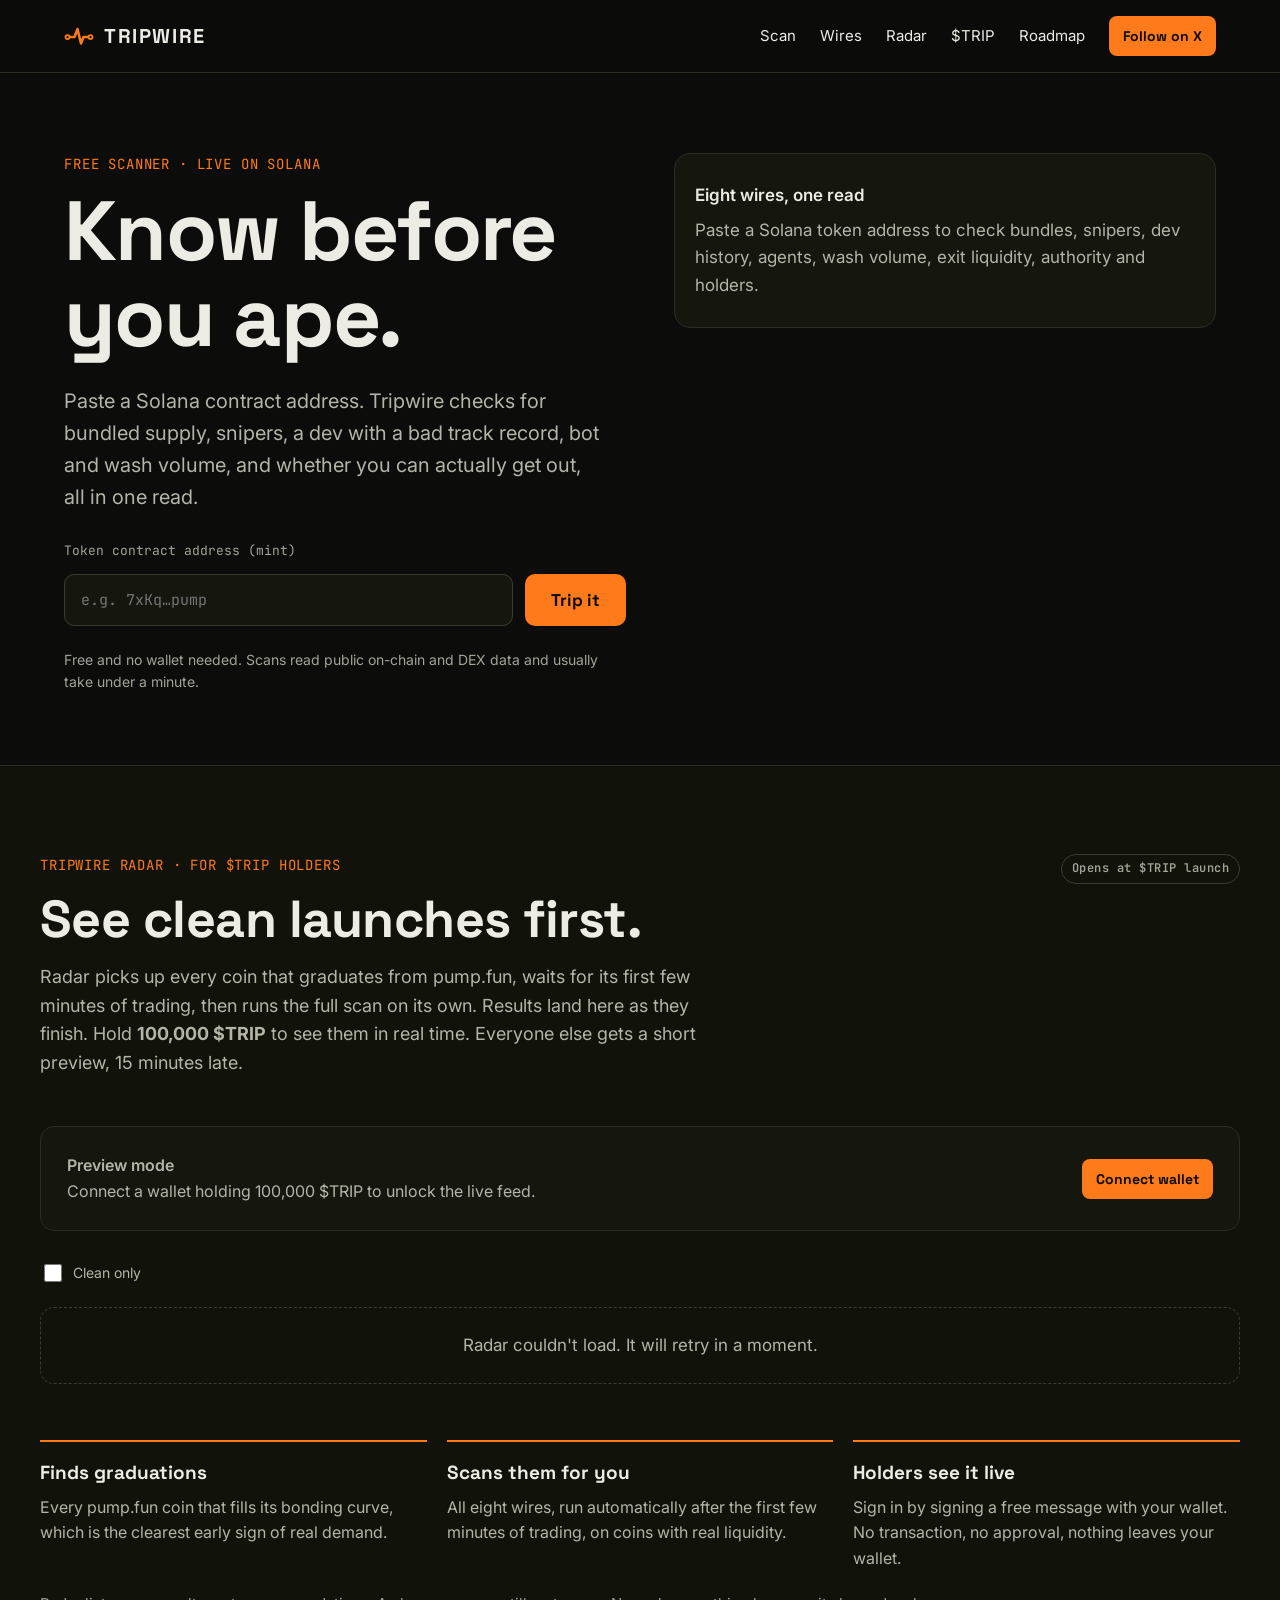
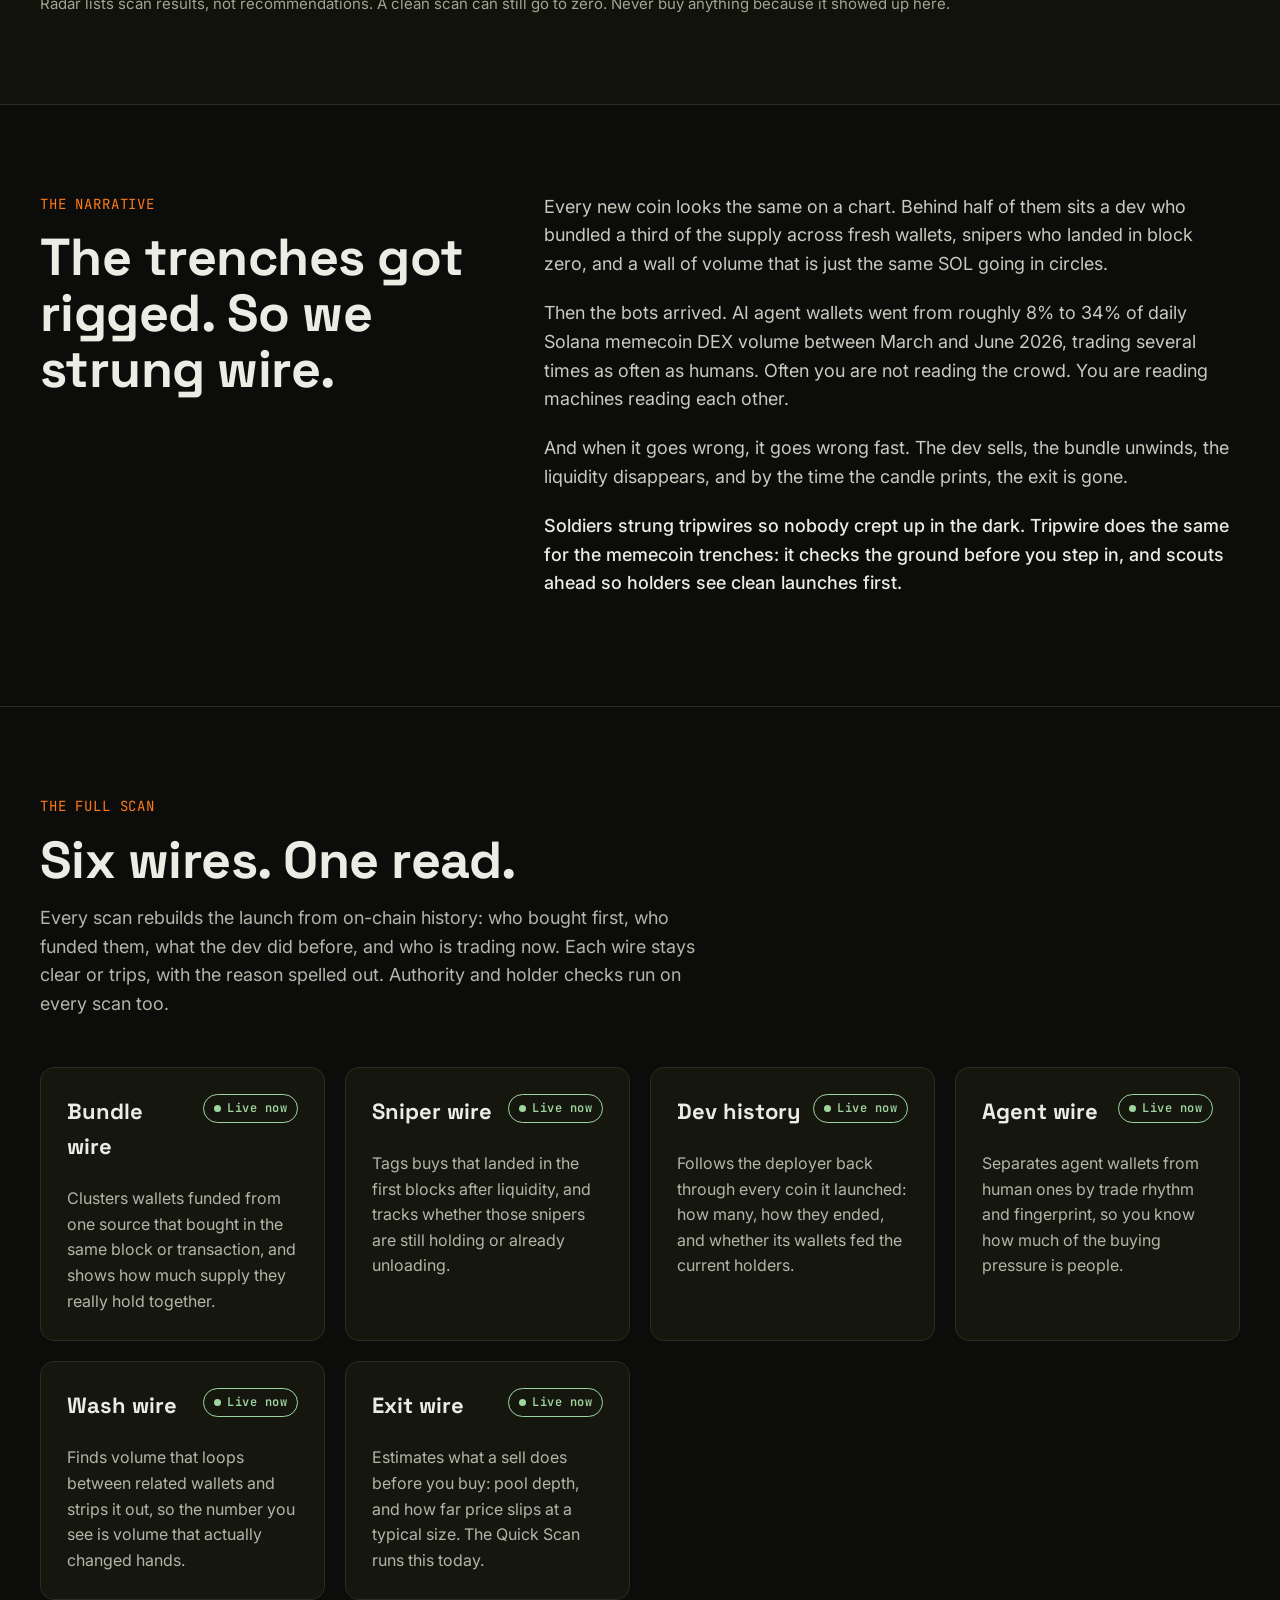
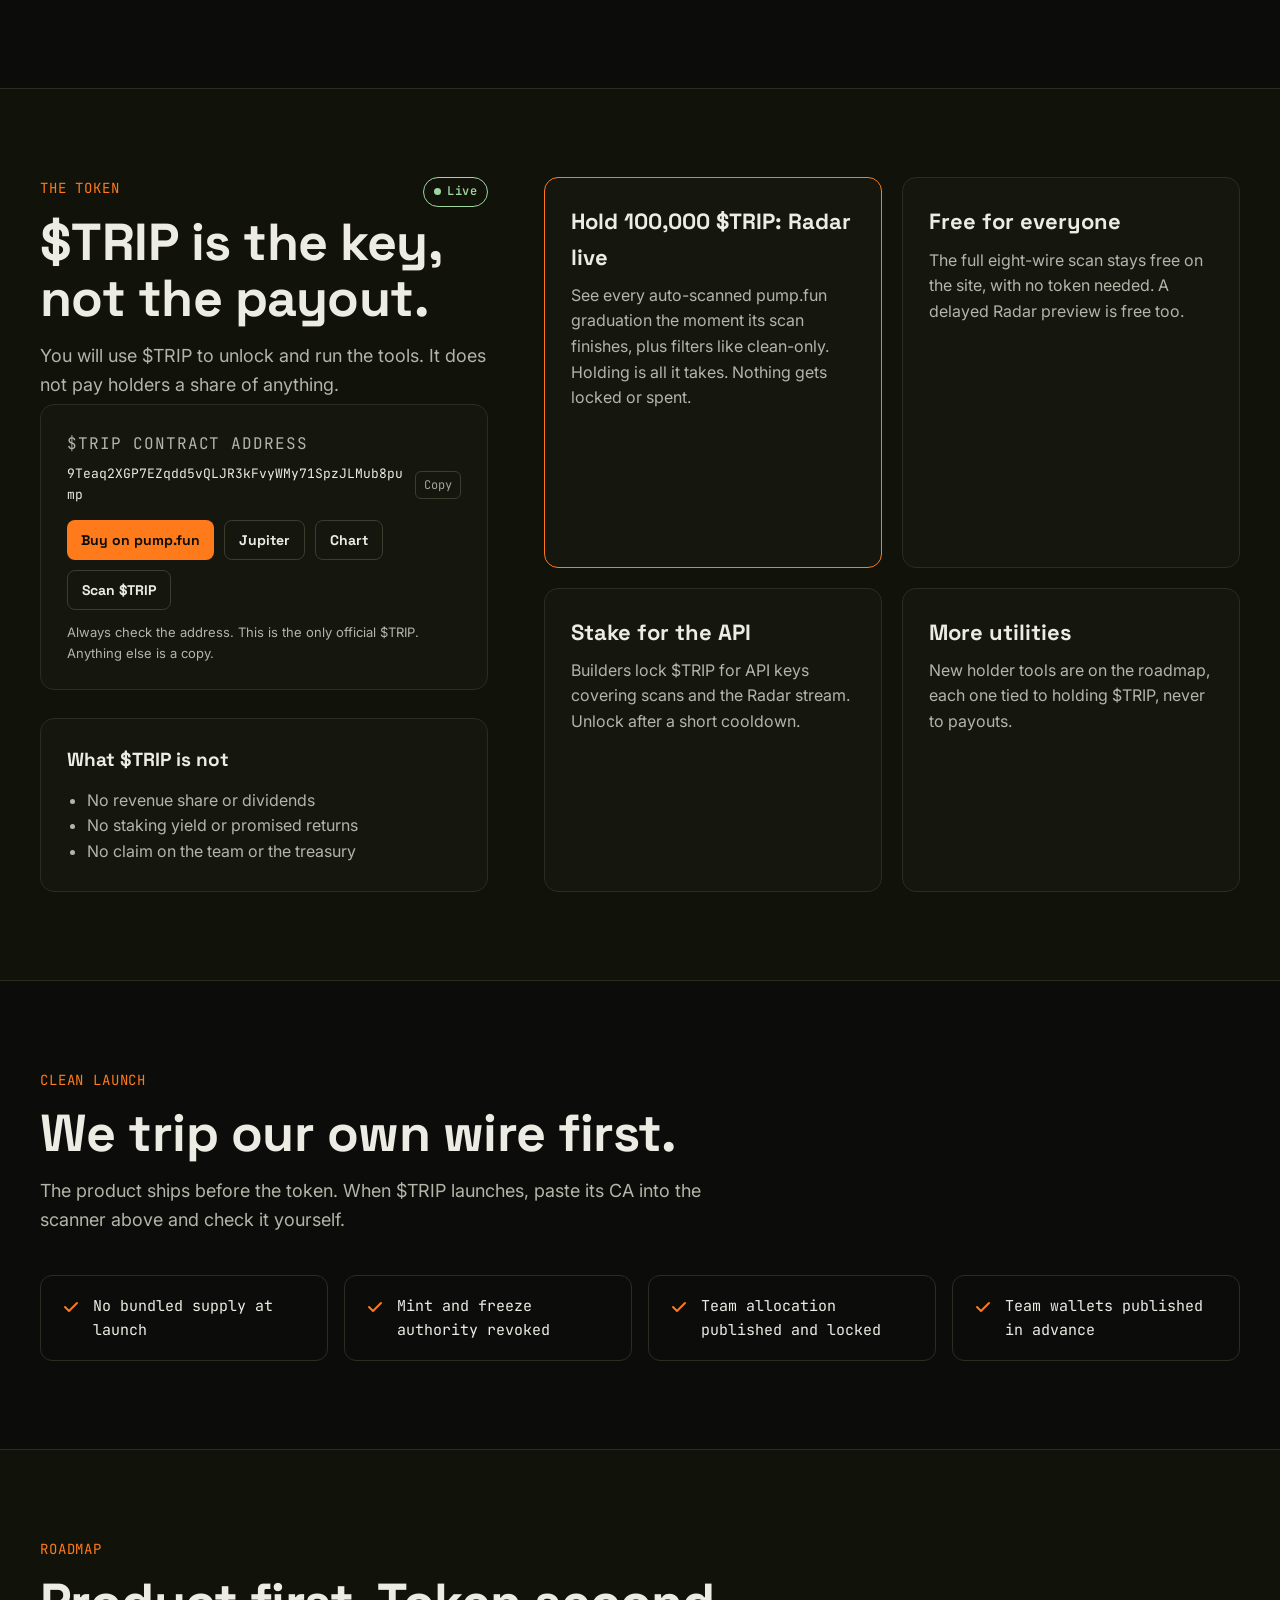
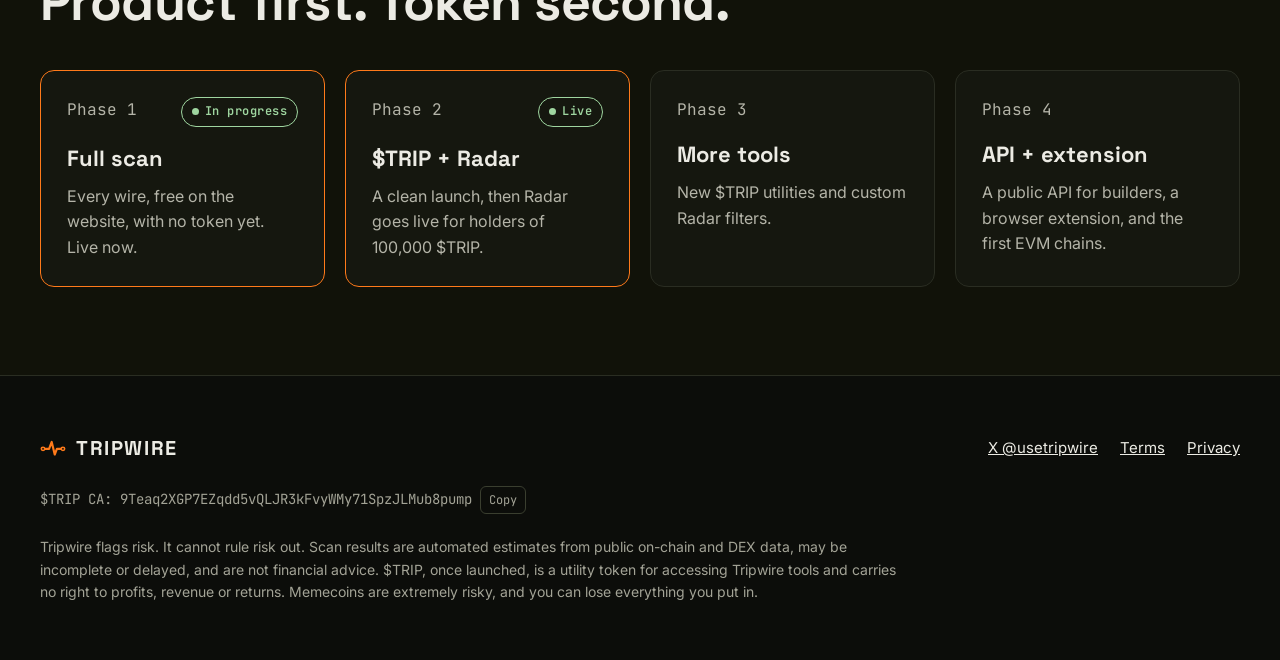
<file: index.html>
<!doctype html>
<html lang="en">
<head>
<meta charset="utf-8">
<meta name="viewport" content="width=device-width, initial-scale=1">
<title>Tripwire — Know before you ape</title>
<meta name="description" content="Free Solana memecoin scanner. Paste a contract address to check mint and freeze authority, holder concentration and exit liquidity in seconds.">
<meta name="theme-color" content="#0C0D0A">
<link rel="canonical" href="https://usetripwire.com/">
<meta property="og:type" content="website">
<meta property="og:site_name" content="Tripwire">
<meta property="og:title" content="Tripwire — Know before you ape">
<meta property="og:description" content="Paste a Solana contract address. See what the chart hides.">
<meta property="og:url" content="https://usetripwire.com/">
<meta property="og:image" content="https://usetripwire.com/og-image.png">
<meta property="og:image:width" content="1200">
<meta property="og:image:height" content="630">
<meta name="twitter:card" content="summary_large_image">
<meta name="twitter:site" content="@usetripwire">
<meta name="twitter:title" content="Tripwire — Know before you ape">
<meta name="twitter:description" content="Paste a Solana contract address. See what the chart hides.">
<meta name="twitter:image" content="https://usetripwire.com/og-image.png">
<link rel="icon" href="/favicon.svg" type="image/svg+xml">
<link rel="icon" href="/favicon-32.png" sizes="32x32" type="image/png">
<link rel="apple-touch-icon" href="/apple-touch-icon.png">
<link rel="manifest" href="/site.webmanifest">
<link rel="preconnect" href="https://fonts.googleapis.com">
<link rel="preconnect" href="https://fonts.gstatic.com" crossorigin>
<link rel="stylesheet" href="https://fonts.googleapis.com/css2?family=Inter:wght@400;500;600&family=JetBrains+Mono:wght@400;600&family=Space+Grotesk:wght@500;700&display=swap">
<link rel="stylesheet" href="/styles.css">
<script src="/config.js" defer></script>
<script src="/app.js" defer></script>
<script src="/radar.js" defer></script>
</head>
<body>
<a class="skip" href="#main">Skip to content</a>

<header class="site-header">
  <div class="wrap nav">
    <a class="brand" href="/" aria-label="Tripwire home">
      <svg width="30" height="30" viewBox="0 0 120 120" fill="none" aria-hidden="true"><path d="M16 64 H42 L54 32 L68 90 L78 64 H104" stroke="#FF7A1A" stroke-width="10" stroke-linecap="round" stroke-linejoin="round"/><circle cx="14" cy="64" r="8" fill="#0C0D0A" stroke="#FF7A1A" stroke-width="7"/><circle cx="106" cy="64" r="8" fill="#0C0D0A" stroke="#FF7A1A" stroke-width="7"/></svg>
      <span>TRIPWIRE</span>
    </a>
    <button class="menu-btn" type="button" aria-expanded="false" aria-controls="nav-links" aria-label="Open menu">
      <svg width="22" height="22" viewBox="0 0 24 24" fill="none" stroke="currentColor" stroke-width="2" stroke-linecap="round" aria-hidden="true"><path d="M4 7h16M4 12h16M4 17h16"/></svg>
    </button>
    <nav class="nav-links" id="nav-links" aria-label="Main">
      <a href="#scan">Scan</a>
      <a href="#wires">Wires</a>
      <a href="#radar">Radar</a>
      <a href="#token">$TRIP</a>
      <a href="#roadmap">Roadmap</a>
      <a class="btn btn-primary btn-sm" data-x-link href="https://x.com/usetripwire" target="_blank" rel="noopener">Follow on X</a>
    </nav>
  </div>
</header>

<main id="main">

<section class="hero" id="scan">
  <div class="wrap hero-grid">
    <div class="hero-copy">
      <p class="eyebrow">Free scanner · Live on Solana</p>
      <h1>Know before<br>you ape.</h1>
      <p class="sub">Paste a Solana contract address. Tripwire checks for bundled supply, snipers, a dev with a bad track record, bot and wash volume, and whether you can actually get out, all in one read.</p>
      <form class="scan-form" id="scan-form" novalidate>
        <label for="ca">Token contract address (mint)</label>
        <input id="ca" name="ca" type="text" inputmode="text" autocomplete="off" autocapitalize="off" spellcheck="false" placeholder="e.g. 7xKq…pump" aria-describedby="ca-note ca-error">
        <button class="btn btn-primary" id="scan-btn" type="submit">Trip it</button>
      </form>
      <p class="form-error" id="ca-error" role="alert"></p>
      <p class="form-note" id="ca-note">Free and no wallet needed. Checks run in your browser against public on-chain and DEX data.</p>
    </div>

    <div class="result" id="result" aria-live="polite" aria-busy="false">
      <div class="placeholder">
        <p style="margin:0;font-weight:600;color:var(--text)">Three live wires</p>
        <ol>
          <li><strong>Authority:</strong> can the dev mint more supply, freeze wallets or skim a transfer fee?</li>
          <li><strong>Holders:</strong> how much of the supply sits with the top 10 wallets, pools excluded?</li>
          <li><strong>Exit:</strong> how deep is the pool, and how much would a $1,000 sell move the price?</li>
        </ol>
        <p class="dim" style="margin:14px 0 0;font-size:14px">The full scan adds bundle, sniper, dev history, agent and wash checks.</p>
      </div>
    </div>
  </div>
</section>

<section class="alt" id="radar">
  <div class="wrap pad">
    <div class="section-head"><p class="eyebrow">Tripwire Radar · For $TRIP holders</p><span class="pill soon" id="radar-pill">Opens at $TRIP launch</span></div>
    <h2>See clean launches first.</h2>
    <p class="lede">Radar picks up every coin that graduates from pump.fun, waits for its first few minutes of trading, then runs the full scan on its own. Results land here as they finish. Hold <strong>100,000 $TRIP</strong> to see them in real time. Everyone else gets a short preview, 15 minutes late.</p>

    <div class="radar-gate card" id="radar-gate" aria-live="polite">
      <div class="radar-gate-text">
        <p class="radar-gate-title" id="radar-gate-title">Preview mode</p>
        <p class="radar-gate-sub" id="radar-gate-sub">Connect a wallet holding 100,000 $TRIP to unlock the live feed.</p>
      </div>
      <div class="radar-gate-actions" id="radar-gate-actions">
        <button class="btn btn-primary btn-sm" id="radar-connect" type="button">Connect wallet</button>
      </div>
    </div>

    <div class="radar-bar">
      <label class="radar-toggle"><input type="checkbox" id="radar-clean"> Clean only</label>
      <span class="dim" id="radar-updated"></span>
    </div>
    <div class="radar-feed" id="radar-feed">
      <p class="radar-empty">Loading Radar…</p>
    </div>

    <div class="grid sm mt">
      <div class="rule"><h4>Finds graduations</h4><p>Every pump.fun coin that fills its bonding curve, which is the clearest early sign of real demand.</p></div>
      <div class="rule"><h4>Scans them for you</h4><p>All eight wires, run automatically after the first few minutes of trading, on coins with real liquidity.</p></div>
      <div class="rule"><h4>Holders see it live</h4><p>Sign in by signing a free message with your wallet. No transaction, no approval, nothing leaves your wallet.</p></div>
    </div>
    <p class="note">Radar lists scan results, not recommendations. A clean scan can still go to zero. Never buy anything because it showed up here.</p>
  </div>
</section>

<section>
  <div class="wrap pad split">
    <div class="side">
      <p class="eyebrow">The narrative</p>
      <h2>The trenches got rigged. So we strung wire.</h2>
    </div>
    <div class="main prose">
      <p>Every new coin looks the same on a chart. Behind half of them sits a dev who bundled a third of the supply across fresh wallets, snipers who landed in block zero, and a wall of volume that is just the same SOL going in circles.</p>
      <p>Then the bots arrived. AI agent wallets went from roughly 8% to 34% of daily Solana memecoin DEX volume between March and June 2026, trading several times as often as humans. Often you are not reading the crowd. You are reading machines reading each other.</p>
      <p>And when it goes wrong, it goes wrong fast. The dev sells, the bundle unwinds, the liquidity disappears, and by the time the candle prints, the exit is gone.</p>
      <p class="strong">Soldiers strung tripwires so nobody crept up in the dark. Tripwire does the same for the memecoin trenches: it checks the ground before you step in, and scouts ahead so holders see clean launches first.</p>
    </div>
  </div>
</section>

<section id="wires">
  <div class="wrap pad">
    <p class="eyebrow">The full scan</p>
    <h2>Six wires. One read.</h2>
    <p class="lede">Every scan rebuilds the launch from on-chain history: who bought first, who funded them, what the dev did before, and who is trading now. Each wire stays clear or trips, with the reason spelled out. Authority and holder checks run on every scan too.</p>
    <div class="grid">
      <div class="card"><div class="card-top"><h3>Bundle wire</h3><span class="pill soon" data-full-pill>Full scan</span></div><p>Clusters wallets funded from one source that bought in the same block or transaction, and shows how much supply they really hold together.</p></div>
      <div class="card"><div class="card-top"><h3>Sniper wire</h3><span class="pill soon" data-full-pill>Full scan</span></div><p>Tags buys that landed in the first blocks after liquidity, and tracks whether those snipers are still holding or already unloading.</p></div>
      <div class="card"><div class="card-top"><h3>Dev history</h3><span class="pill soon" data-full-pill>Full scan</span></div><p>Follows the deployer back through every coin it launched: how many, how they ended, and whether its wallets fed the current holders.</p></div>
      <div class="card"><div class="card-top"><h3>Agent wire</h3><span class="pill soon" data-full-pill>Full scan</span></div><p>Separates agent wallets from human ones by trade rhythm and fingerprint, so you know how much of the buying pressure is people.</p></div>
      <div class="card"><div class="card-top"><h3>Wash wire</h3><span class="pill soon" data-full-pill>Full scan</span></div><p>Finds volume that loops between related wallets and strips it out, so the number you see is volume that actually changed hands.</p></div>
      <div class="card"><div class="card-top"><h3>Exit wire</h3><span class="pill live"><span class="dot"></span>Live now</span></div><p>Estimates what a sell does before you buy: pool depth, and how far price slips at a typical size. The Quick Scan runs this today.</p></div>
    </div>
  </div>
</section>

<section class="alt" id="token">
  <div class="wrap pad split">
    <div class="side">
      <div class="section-head"><p class="eyebrow">The token</p><span class="pill soon" id="token-pill">Not launched</span></div>
      <h2>$TRIP is the key, not the payout.</h2>
      <p class="muted" style="font-size:18px;margin:0">You will use $TRIP to unlock and run the tools. It does not pay holders a share of anything.</p>
      <div class="card ca-card" id="token-ca" hidden></div>
      <div class="card not">
        <h3 style="font-size:19px;margin-bottom:12px">What $TRIP is not</h3>
        <ul><li>No revenue share or dividends</li><li>No staking yield or promised returns</li><li>No claim on the team or the treasury</li></ul>
      </div>
    </div>
    <div class="main grid sm">
      <div class="card hl"><h3>Hold 100,000 $TRIP: Radar live</h3><p>See every auto-scanned pump.fun graduation the moment its scan finishes, plus filters like clean-only. Holding is all it takes. Nothing gets locked or spent.</p></div>
      <div class="card"><h3>Free for everyone</h3><p>The full eight-wire scan stays free on the site, with no token needed. A delayed Radar preview is free too.</p></div>
      <div class="card"><h3>Stake for the API</h3><p>Builders lock $TRIP for API keys covering scans and the Radar stream. Unlock after a short cooldown.</p></div>
      <div class="card"><h3>More utilities</h3><p>New holder tools are on the roadmap, each one tied to holding $TRIP, never to payouts.</p></div>
    </div>
  </div>
</section>

<section>
  <div class="wrap pad">
    <p class="eyebrow">Clean launch</p>
    <h2>We trip our own wire first.</h2>
    <p class="lede" style="margin-bottom:40px">The product ships before the token. When $TRIP launches, paste its CA into the scanner above and check it yourself.</p>
    <div class="checklist">
      <div><svg width="20" height="20" viewBox="0 0 20 20" fill="none" stroke="#FF7A1A" stroke-width="2" stroke-linecap="round" stroke-linejoin="round" aria-hidden="true"><path d="M4 10 L8 14 L16 6"/></svg><span>No bundled supply at launch</span></div>
      <div><svg width="20" height="20" viewBox="0 0 20 20" fill="none" stroke="#FF7A1A" stroke-width="2" stroke-linecap="round" stroke-linejoin="round" aria-hidden="true"><path d="M4 10 L8 14 L16 6"/></svg><span>Mint and freeze authority revoked</span></div>
      <div><svg width="20" height="20" viewBox="0 0 20 20" fill="none" stroke="#FF7A1A" stroke-width="2" stroke-linecap="round" stroke-linejoin="round" aria-hidden="true"><path d="M4 10 L8 14 L16 6"/></svg><span>Team allocation published and locked</span></div>
      <div><svg width="20" height="20" viewBox="0 0 20 20" fill="none" stroke="#FF7A1A" stroke-width="2" stroke-linecap="round" stroke-linejoin="round" aria-hidden="true"><path d="M4 10 L8 14 L16 6"/></svg><span>Team wallets published in advance</span></div>
    </div>
  </div>
</section>

<section class="alt" id="roadmap">
  <div class="wrap pad">
    <p class="eyebrow">Roadmap</p>
    <h2>Product first. Token second.</h2>
    <div class="grid sm" style="margin-top:40px">
      <div class="card hl"><div class="card-top"><p class="step-n" style="margin:0">Phase 1</p><span class="pill live"><span class="dot"></span>In progress</span></div><h3>Full scan</h3><p>Every wire, free on the website, with no token yet. Live now.</p></div>
      <div class="card" id="phase2"><div class="card-top"><p class="step-n" style="margin:0">Phase 2</p></div><h3>$TRIP + Radar</h3><p>A clean launch, then Radar goes live for holders of 100,000 $TRIP.</p></div>
      <div class="card"><div class="card-top"><p class="step-n" style="margin:0">Phase 3</p></div><h3>More tools</h3><p>New $TRIP utilities and custom Radar filters.</p></div>
      <div class="card"><div class="card-top"><p class="step-n" style="margin:0">Phase 4</p></div><h3>API + extension</h3><p>A public API for builders, a browser extension, and the first EVM chains.</p></div>
    </div>
  </div>
</section>

</main>

<footer>
  <div class="wrap foot">
    <div class="foot-top">
      <a class="brand" href="/"><svg width="26" height="26" viewBox="0 0 120 120" fill="none" aria-hidden="true"><path d="M16 64 H42 L54 32 L68 90 L78 64 H104" stroke="#FF7A1A" stroke-width="10" stroke-linecap="round" stroke-linejoin="round"/><circle cx="14" cy="64" r="8" fill="#0C0D0A" stroke="#FF7A1A" stroke-width="7"/><circle cx="106" cy="64" r="8" fill="#0C0D0A" stroke="#FF7A1A" stroke-width="7"/></svg><span>TRIPWIRE</span></a>
      <div class="foot-links">
        <a data-x-link href="https://x.com/usetripwire" target="_blank" rel="noopener">X @usetripwire</a>
        <a href="/terms.html">Terms</a>
        <a href="/privacy.html">Privacy</a>
      </div>
    </div>
    <p class="foot-ca" id="foot-ca">$TRIP CA: not launched yet. The only real address will be posted here and by @usetripwire. Anything else is fake.</p>
    <p class="foot-legal">Tripwire flags risk. It cannot rule risk out. Scan results are automated estimates from public on-chain and DEX data, may be incomplete or delayed, and are not financial advice. $TRIP, once launched, is a utility token for accessing Tripwire tools and carries no right to profits, revenue or returns. Memecoins are extremely risky, and you can lose everything you put in.</p>
  </div>
</footer>
</body>
</html>
</file>
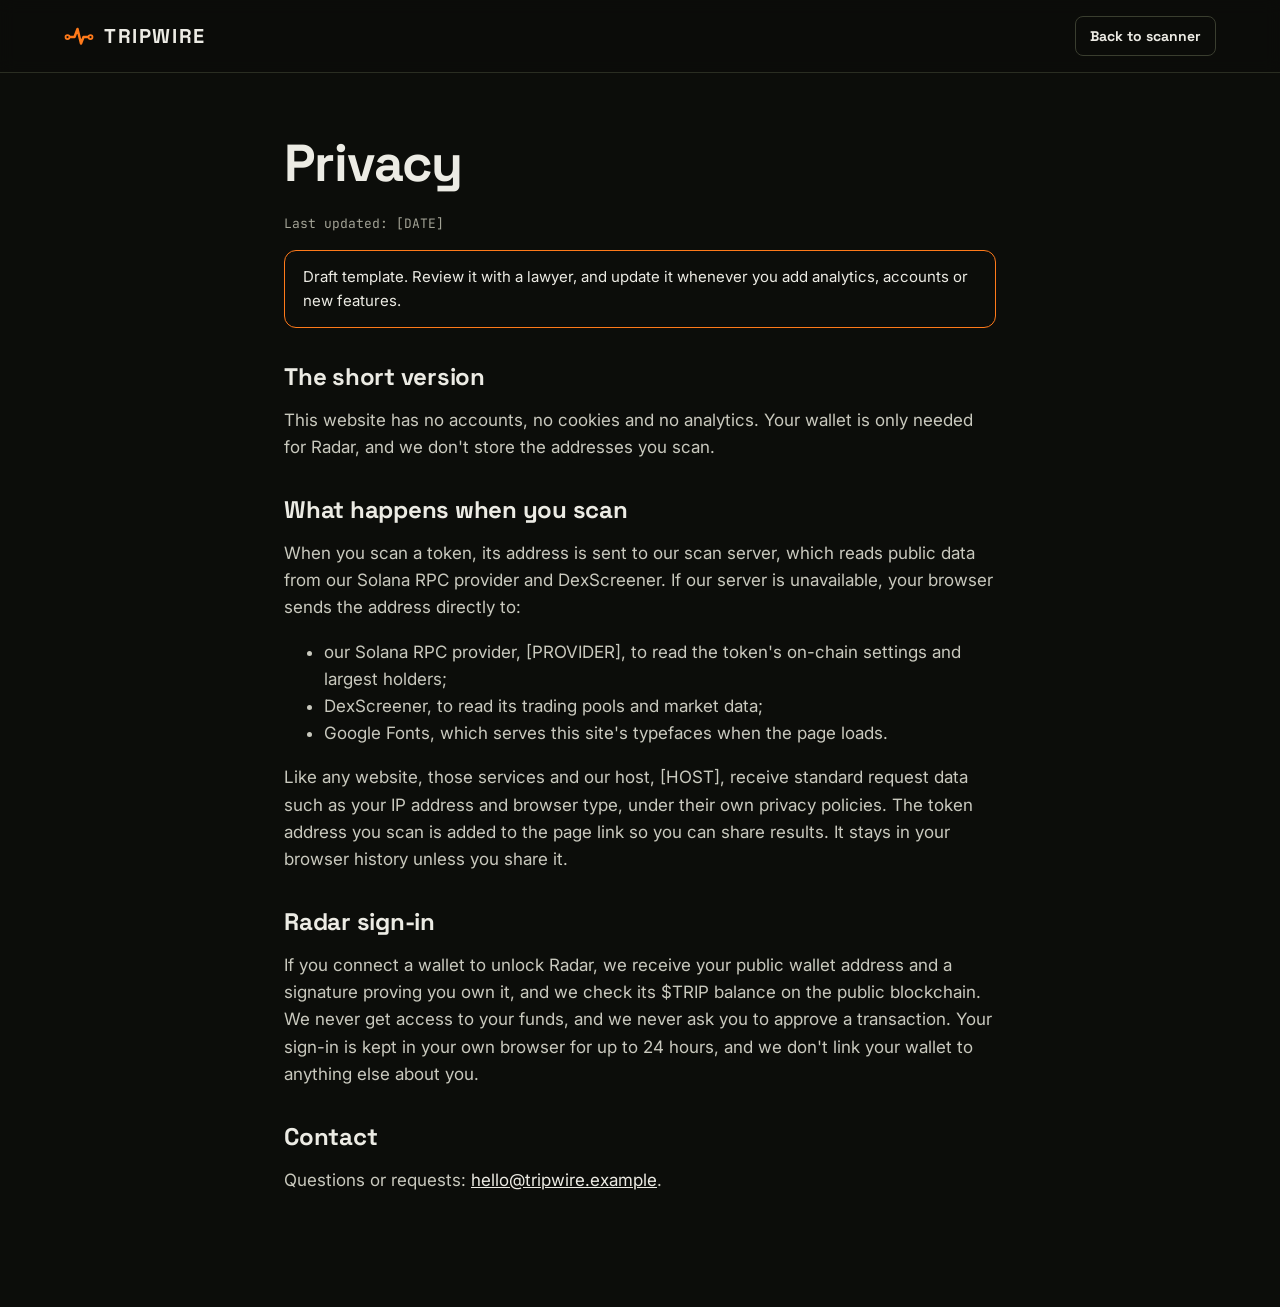
<file: privacy.html>
<!doctype html>
<html lang="en">
<head>
<meta charset="utf-8">
<meta name="viewport" content="width=device-width, initial-scale=1">
<title>Privacy — Tripwire</title>
<meta name="robots" content="noindex">
<link rel="icon" href="/favicon.svg" type="image/svg+xml">
<link rel="stylesheet" href="https://fonts.googleapis.com/css2?family=Inter:wght@400;500;600&family=JetBrains+Mono:wght@400;600&family=Space+Grotesk:wght@500;700&display=swap">
<link rel="stylesheet" href="/styles.css">
</head>
<body>
<header class="site-header"><div class="wrap nav"><a class="brand" href="/"><svg width="30" height="30" viewBox="0 0 120 120" fill="none" aria-hidden="true"><path d="M16 64 H42 L54 32 L68 90 L78 64 H104" stroke="#FF7A1A" stroke-width="10" stroke-linecap="round" stroke-linejoin="round"/><circle cx="14" cy="64" r="8" fill="#0C0D0A" stroke="#FF7A1A" stroke-width="7"/><circle cx="106" cy="64" r="8" fill="#0C0D0A" stroke="#FF7A1A" stroke-width="7"/></svg><span>TRIPWIRE</span></a><a class="btn btn-ghost btn-sm" href="/">Back to scanner</a></div></header>
<main class="legal">
<h1>Privacy</h1>
<p class="updated">Last updated: [DATE]</p>
<p class="draft">Draft template. Review it with a lawyer, and update it whenever you add analytics, accounts or new features.</p>

<h2>The short version</h2>
<p>This website has no accounts, no cookies and no analytics. Your wallet is only needed for Radar, and we don't store the addresses you scan.</p>

<h2>What happens when you scan</h2>
<p>When you scan a token, its address is sent to our scan server, which reads public data from our Solana RPC provider and DexScreener. If our server is unavailable, your browser sends the address directly to:</p>
<ul>
<li>our Solana RPC provider, [PROVIDER], to read the token's on-chain settings and largest holders;</li>
<li>DexScreener, to read its trading pools and market data;</li>
<li>Google Fonts, which serves this site's typefaces when the page loads.</li>
</ul>
<p>Like any website, those services and our host, [HOST], receive standard request data such as your IP address and browser type, under their own privacy policies. The token address you scan is added to the page link so you can share results. It stays in your browser history unless you share it.</p>

<h2>Radar sign-in</h2>
<p>If you connect a wallet to unlock Radar, we receive your public wallet address and a signature proving you own it, and we check its $TRIP balance on the public blockchain. We never get access to your funds, and we never ask you to approve a transaction. Your sign-in is kept in your own browser for up to 24 hours, and we don't link your wallet to anything else about you.</p>

<h2>Contact</h2>
<p>Questions or requests: <a data-contact href="mailto:hello@tripwire.example">hello@tripwire.example</a>.</p>
</main>
<script src="/config.js"></script>
<script src="/legal.js"></script>
</body>
</html>
</file>
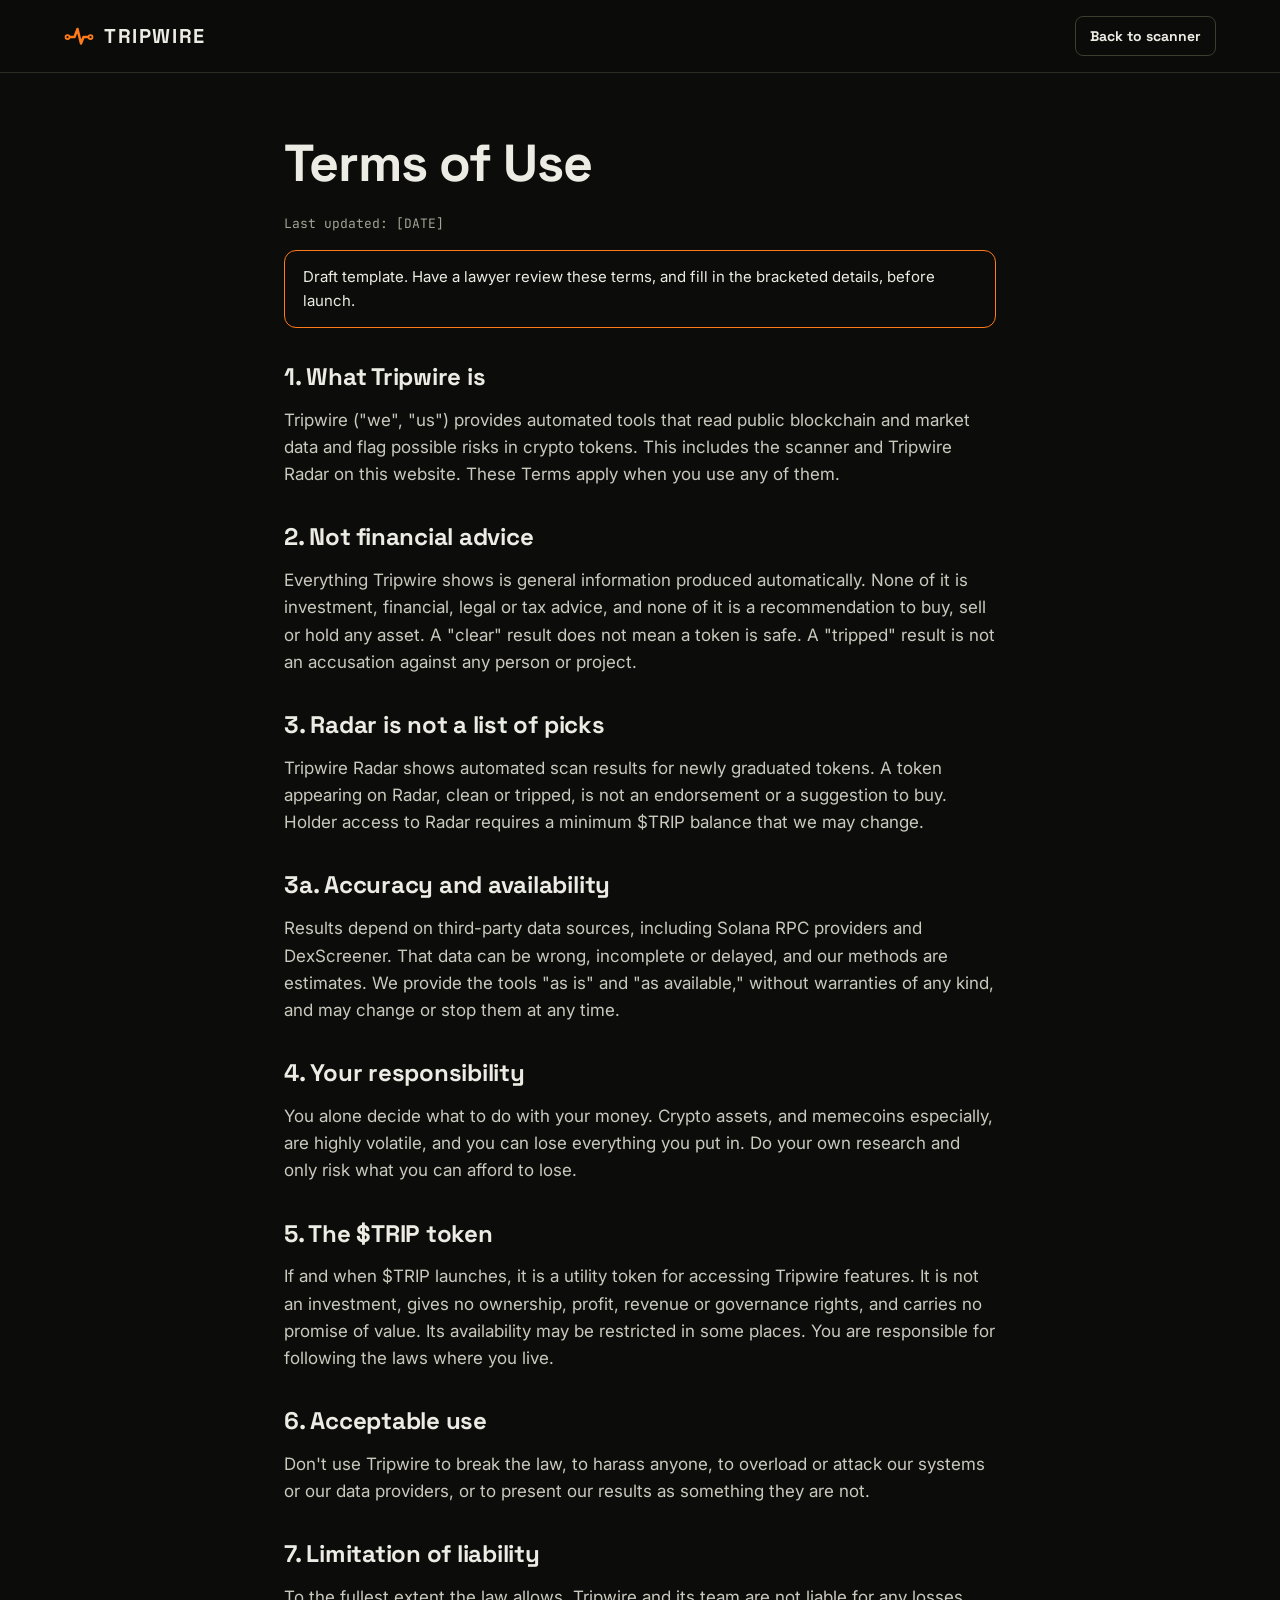
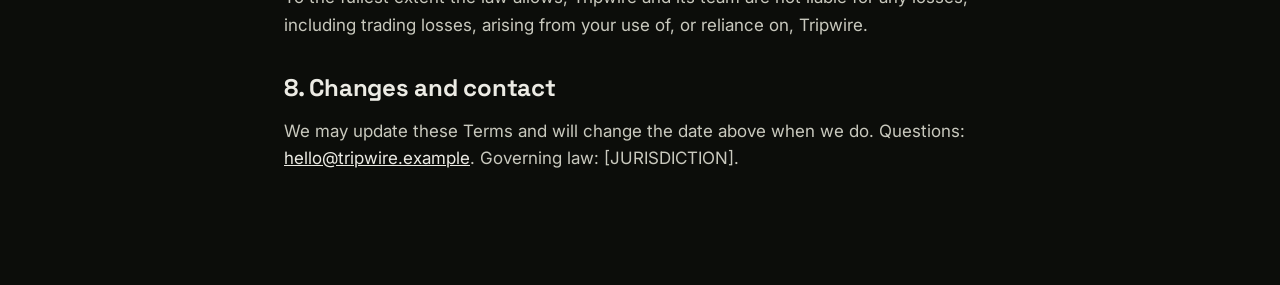
<file: terms.html>
<!doctype html>
<html lang="en">
<head>
<meta charset="utf-8">
<meta name="viewport" content="width=device-width, initial-scale=1">
<title>Terms of Use — Tripwire</title>
<meta name="robots" content="noindex">
<link rel="icon" href="/favicon.svg" type="image/svg+xml">
<link rel="stylesheet" href="https://fonts.googleapis.com/css2?family=Inter:wght@400;500;600&family=JetBrains+Mono:wght@400;600&family=Space+Grotesk:wght@500;700&display=swap">
<link rel="stylesheet" href="/styles.css">
</head>
<body>
<header class="site-header"><div class="wrap nav"><a class="brand" href="/"><svg width="30" height="30" viewBox="0 0 120 120" fill="none" aria-hidden="true"><path d="M16 64 H42 L54 32 L68 90 L78 64 H104" stroke="#FF7A1A" stroke-width="10" stroke-linecap="round" stroke-linejoin="round"/><circle cx="14" cy="64" r="8" fill="#0C0D0A" stroke="#FF7A1A" stroke-width="7"/><circle cx="106" cy="64" r="8" fill="#0C0D0A" stroke="#FF7A1A" stroke-width="7"/></svg><span>TRIPWIRE</span></a><a class="btn btn-ghost btn-sm" href="/">Back to scanner</a></div></header>
<main class="legal">
<h1>Terms of Use</h1>
<p class="updated">Last updated: [DATE]</p>
<p class="draft">Draft template. Have a lawyer review these terms, and fill in the bracketed details, before launch.</p>

<h2>1. What Tripwire is</h2>
<p>Tripwire ("we", "us") provides automated tools that read public blockchain and market data and flag possible risks in crypto tokens. This includes the scanner and Tripwire Radar on this website. These Terms apply when you use any of them.</p>

<h2>2. Not financial advice</h2>
<p>Everything Tripwire shows is general information produced automatically. None of it is investment, financial, legal or tax advice, and none of it is a recommendation to buy, sell or hold any asset. A "clear" result does not mean a token is safe. A "tripped" result is not an accusation against any person or project.</p>

<h2>3. Radar is not a list of picks</h2>
<p>Tripwire Radar shows automated scan results for newly graduated tokens. A token appearing on Radar, clean or tripped, is not an endorsement or a suggestion to buy. Holder access to Radar requires a minimum $TRIP balance that we may change.</p>

<h2>3a. Accuracy and availability</h2>
<p>Results depend on third-party data sources, including Solana RPC providers and DexScreener. That data can be wrong, incomplete or delayed, and our methods are estimates. We provide the tools "as is" and "as available," without warranties of any kind, and may change or stop them at any time.</p>

<h2>4. Your responsibility</h2>
<p>You alone decide what to do with your money. Crypto assets, and memecoins especially, are highly volatile, and you can lose everything you put in. Do your own research and only risk what you can afford to lose.</p>

<h2>5. The $TRIP token</h2>
<p>If and when $TRIP launches, it is a utility token for accessing Tripwire features. It is not an investment, gives no ownership, profit, revenue or governance rights, and carries no promise of value. Its availability may be restricted in some places. You are responsible for following the laws where you live.</p>

<h2>6. Acceptable use</h2>
<p>Don't use Tripwire to break the law, to harass anyone, to overload or attack our systems or our data providers, or to present our results as something they are not.</p>

<h2>7. Limitation of liability</h2>
<p>To the fullest extent the law allows, Tripwire and its team are not liable for any losses, including trading losses, arising from your use of, or reliance on, Tripwire.</p>

<h2>8. Changes and contact</h2>
<p>We may update these Terms and will change the date above when we do. Questions: <a data-contact href="mailto:hello@tripwire.example">hello@tripwire.example</a>. Governing law: [JURISDICTION].</p>
</main>
<script src="/config.js"></script>
<script src="/legal.js"></script>
</body>
</html>
</file>
<file: styles.css>
:root{
  --bg:#0C0D0A; --bg2:#111209; --panel:#15170F; --line:#2A2D22; --line2:#3A3E2F;
  --text:#ECEBE4; --muted:#B4B4A8; --dim:#A3A396; --accent:#FF7A1A; --ok:#9FD6A0; --link:#7FB7FF;
  --display:'Space Grotesk',system-ui,sans-serif; --body:Inter,system-ui,sans-serif; --mono:'JetBrains Mono',ui-monospace,SFMono-Regular,Menlo,monospace;
  --wrap:1200px;
}
*{box-sizing:border-box}
html{scroll-behavior:smooth;-webkit-text-size-adjust:100%}
body{margin:0;background:var(--bg);color:var(--text);font-family:var(--body);font-size:17px;line-height:1.6;overflow-x:hidden}
a{color:var(--text)}a:hover{color:var(--accent)}
img{max-width:100%}
:focus-visible{outline:2px solid var(--accent);outline-offset:3px;border-radius:4px}
.wrap{max-width:var(--wrap);margin:0 auto;padding:0 24px}
.skip{position:absolute;left:-9999px;top:8px;background:var(--accent);color:var(--bg);padding:8px 14px;border-radius:8px;z-index:10}
.skip:focus{left:16px}

/* header */
.site-header{border-bottom:1px solid var(--line);position:sticky;top:0;background:rgba(12,13,10,.92);backdrop-filter:blur(8px);z-index:5}
.nav{display:flex;align-items:center;justify-content:space-between;gap:16px;min-height:72px}
.brand{display:flex;align-items:center;gap:10px;text-decoration:none;color:var(--text)}
.brand span{font-family:var(--display);font-weight:700;font-size:20px;letter-spacing:.08em}
.nav-links{display:flex;align-items:center;gap:24px;font-size:15px}
.nav-links a{text-decoration:none}
.menu-btn{display:none;background:none;border:1px solid var(--line2);color:var(--text);border-radius:8px;width:44px;height:44px;cursor:pointer;align-items:center;justify-content:center}
@media (max-width:860px){
  .menu-btn{display:inline-flex}
  .nav-links{display:none;position:absolute;left:0;right:0;top:72px;background:var(--bg);border-bottom:1px solid var(--line);flex-direction:column;align-items:stretch;gap:0;padding:8px 24px 20px}
  .nav-links.open{display:flex}
  .nav-links a{padding:12px 0;border-bottom:1px solid var(--line)}
  .nav-links a.btn{margin-top:12px;border-bottom:0;justify-content:center}
}

/* buttons */
.btn{display:inline-flex;align-items:center;justify-content:center;gap:8px;min-height:48px;padding:0 22px;border-radius:10px;font-family:var(--display);font-weight:700;font-size:16px;text-decoration:none;border:0;cursor:pointer}
.btn-primary{background:var(--accent);color:var(--bg)}
.btn-primary:hover{background:#FF8F3D;color:var(--bg)}
.btn-ghost{background:transparent;color:var(--text);border:1px solid var(--line2)}
.btn-ghost:hover{border-color:var(--accent);color:var(--text)}
.btn-sm{min-height:40px;padding:0 14px;font-size:14px;border-radius:8px}
.btn[disabled]{opacity:.6;cursor:wait}

/* type */
.eyebrow{margin:0 0 14px;font-family:var(--mono);font-size:14px;color:var(--accent);letter-spacing:.06em;text-transform:uppercase}
h1,h2,h3,h4{font-family:var(--display);margin:0}
h1{font-size:clamp(44px,7vw,84px);line-height:1.02;letter-spacing:-.02em;margin-bottom:24px}
h2{font-size:clamp(32px,4.5vw,52px);line-height:1.08;letter-spacing:-.01em;margin-bottom:16px}
h3{font-size:22px;margin-bottom:8px}
.lede{color:var(--muted);font-size:18px;max-width:680px;margin:0 0 48px}
.muted{color:var(--muted)}.dim{color:var(--dim)}
.mono{font-family:var(--mono)}

section{border-top:1px solid var(--line)}
section.alt{background:var(--bg2)}
.pad{padding:88px 0}
@media (max-width:640px){.pad{padding:64px 0}}

/* pills */
.pill{display:inline-flex;align-items:center;gap:6px;font-family:var(--mono);font-size:12px;font-weight:600;letter-spacing:.04em;padding:4px 10px;border-radius:999px;border:1px solid var(--line2);color:var(--dim);white-space:nowrap}
.pill.live{border-color:var(--ok);color:var(--ok)}
.pill.soon{border-color:var(--line2);color:var(--dim)}
.pill.trip{border-color:var(--accent);color:var(--accent)}
.pill .dot{width:7px;height:7px;border-radius:50%;background:currentColor}

/* hero */
.hero{border-top:0;padding:80px 0 72px}
.hero-grid{display:flex;flex-wrap:wrap;gap:48px;align-items:flex-start}
.hero-copy{flex:1 1 440px;min-width:0}
.hero-copy p.sub{margin:0 0 28px;font-size:20px;color:var(--muted);max-width:540px}
.scan-form{display:flex;flex-wrap:wrap;gap:12px;max-width:580px}
.scan-form label{width:100%;font-family:var(--mono);font-size:13px;color:var(--dim)}
.scan-form input{flex:1 1 280px;min-width:0;min-height:52px;background:var(--panel);border:1px solid var(--line2);border-radius:10px;color:var(--text);font-family:var(--mono);font-size:15px;padding:0 16px}
.scan-form input:focus{border-color:var(--accent);outline:none}
.scan-form .btn{min-height:52px;font-size:17px;padding:0 26px}
@media (max-width:520px){.scan-form .btn{flex:1 1 100%}}
.form-note{margin:12px 0 0;font-size:14px;color:var(--dim);max-width:560px}
.form-error{margin:10px 0 0;font-size:15px;color:#FF9A9A;min-height:1px}

/* result panel */
.result{flex:1 1 420px;min-width:0;background:var(--panel);border:1px solid var(--line);border-radius:16px;overflow:hidden}
.r-head{padding:18px 20px;border-bottom:1px solid var(--line);display:flex;gap:14px;align-items:center;flex-wrap:wrap}
.r-token{display:flex;gap:12px;align-items:center;min-width:0;flex:1 1 220px}
.r-token img{width:44px;height:44px;border-radius:50%;background:var(--line);flex:none;object-fit:cover}
.r-token .ph{width:44px;height:44px;border-radius:50%;background:var(--line2);flex:none}
.r-name{font-weight:600;font-size:17px;overflow-wrap:anywhere}
.r-ca{font-family:var(--mono);font-size:13px;color:var(--dim);display:flex;gap:8px;align-items:center;flex-wrap:wrap}
.copy{background:none;border:1px solid var(--line2);color:var(--dim);border-radius:6px;font-family:var(--mono);font-size:12px;padding:2px 8px;cursor:pointer;min-height:28px}
.copy:hover{color:var(--text);border-color:var(--text)}
.r-body{padding:6px 20px 4px}
.check{padding:14px 0;border-top:1px solid var(--line)}
.check:first-child{border-top:0}
.check-top{display:flex;justify-content:space-between;gap:12px;align-items:center}
.check-name{font-weight:600}
.status{font-family:var(--mono);font-size:13px;font-weight:600}
.status.trip{color:var(--accent)}.status.clear{color:var(--ok)}.status.na{color:var(--dim)}
.check ul{margin:6px 0 0;padding-left:18px;color:var(--muted);font-size:15px}
.check li{margin:2px 0}
.r-market{display:grid;grid-template-columns:repeat(3,minmax(0,1fr));gap:1px;background:var(--line);border-top:1px solid var(--line);margin:0}
@media (max-width:520px){.r-market{grid-template-columns:repeat(2,minmax(0,1fr))}}
.r-market div{background:var(--panel);padding:12px 20px}
.r-market dt{font-family:var(--mono);font-size:11px;color:var(--dim);letter-spacing:.06em;text-transform:uppercase}
.r-market dd{margin:2px 0 0;font-weight:600;font-size:15px}
.r-market dl{margin:0}
.r-foot{padding:16px 20px;border-top:1px solid var(--line);display:flex;flex-direction:column;gap:12px}
.r-foot p{margin:0;font-size:14px;color:var(--dim)}
.r-actions{display:flex;flex-wrap:wrap;gap:10px}
details.holders{border-top:1px solid var(--line);padding:12px 20px}
details.holders summary{cursor:pointer;font-weight:600;font-size:15px;min-height:28px}
.holder-row{display:flex;justify-content:space-between;gap:12px;font-family:var(--mono);font-size:13px;padding:6px 0;border-top:1px solid var(--line)}
.holder-row:first-of-type{border-top:0}
.placeholder{padding:28px 20px;color:var(--muted)}
.placeholder ol{margin:12px 0 0;padding-left:20px}
.placeholder li{margin:6px 0}
.loading{padding:40px 20px;display:flex;gap:14px;align-items:center;color:var(--muted)}
.spinner{width:22px;height:22px;border:3px solid var(--line2);border-top-color:var(--accent);border-radius:50%;animation:spin .8s linear infinite;flex:none}
@keyframes spin{to{transform:rotate(360deg)}}
@media (prefers-reduced-motion:reduce){.spinner{animation:none}html{scroll-behavior:auto}}

/* grids & cards */
.split{display:flex;flex-wrap:wrap;gap:56px}
.split>.side{flex:1 1 340px;min-width:0}
.split>.main{flex:2 1 480px;min-width:0}
.grid{display:grid;gap:20px;grid-template-columns:repeat(auto-fit,minmax(280px,1fr))}
.grid.sm{grid-template-columns:repeat(auto-fit,minmax(230px,1fr))}
.card{background:var(--panel);border:1px solid var(--line);border-radius:14px;padding:26px}
.card p{margin:0;color:var(--muted);font-size:16px}
.card .card-top{display:flex;justify-content:space-between;align-items:flex-start;gap:12px;margin-bottom:14px}
.card.hl{border-color:var(--accent)}
.rule{border-top:2px solid var(--accent);padding-top:16px}
.rule h3,.rule h4{font-size:19px;margin-bottom:6px}
.rule p{margin:0;color:var(--muted);font-size:16px}
.cmd{margin:0 0 12px;font-family:var(--mono);font-size:14px;background:var(--bg);border:1px solid var(--line);border-radius:8px;padding:10px 12px;overflow-wrap:anywhere}
.step-n{margin:0 0 6px;font-family:var(--mono);font-size:14px;color:var(--accent)}
.prose p{margin:0 0 20px;color:#C9C9BE;font-size:18px}
.prose p.strong{color:var(--text);font-weight:500}
.checklist{display:grid;gap:16px;grid-template-columns:repeat(auto-fit,minmax(240px,1fr));font-family:var(--mono);font-size:15px}
.checklist div{border:1px solid var(--line);border-radius:12px;padding:18px 20px;display:flex;gap:12px;align-items:flex-start}
.checklist svg{flex:none;margin-top:3px}
.not{margin-top:28px}
.not ul{margin:0;padding-left:20px;color:var(--muted);font-size:16px}
.tiers .card p.price{font-family:var(--mono);font-size:14px;color:var(--accent);margin:0 0 12px}
.tiers .card h3{margin-bottom:4px}
.section-head{display:flex;justify-content:space-between;align-items:flex-start;flex-wrap:wrap;gap:16px}
.mt{margin-top:56px}
.note{color:var(--dim);font-size:15px;margin:20px 0 0}

/* footer */
footer{border-top:1px solid var(--line)}
.foot{padding:56px 0;display:flex;flex-direction:column;gap:22px}
.foot-top{display:flex;flex-wrap:wrap;justify-content:space-between;align-items:center;gap:20px}
.foot-links{display:flex;flex-wrap:wrap;gap:22px;font-size:15px}
.foot-ca{font-family:var(--mono);font-size:14px;color:var(--dim);overflow-wrap:anywhere;margin:0}
.foot-legal{font-size:14px;color:var(--dim);max-width:860px;margin:0}

/* legal pages */
.legal{max-width:760px;padding:64px 24px 96px;margin:0 auto}
.legal h1{font-size:clamp(36px,5vw,52px)}
.legal h2{font-size:24px;margin:36px 0 10px}
.legal p,.legal li{color:#C9C9BE}
.legal .updated{font-family:var(--mono);font-size:13px;color:var(--dim)}
.legal .draft{border:1px solid var(--accent);border-radius:12px;padding:14px 18px;color:var(--text);font-size:15px}

/* Radar */
.radar-gate{display:flex;flex-wrap:wrap;gap:16px;align-items:center;justify-content:space-between;margin-bottom:20px}
.radar-gate.live{border-color:var(--ok)}
.radar-gate-text{min-width:0;flex:1 1 280px}
.radar-gate-title{margin:0;font-weight:600;font-size:17px;color:var(--text)}
.radar-gate-sub{margin:4px 0 0;color:var(--muted);font-size:15px}
.radar-gate-actions{display:flex;flex-wrap:wrap;gap:10px}
.radar-bar{display:flex;justify-content:space-between;align-items:center;gap:12px;flex-wrap:wrap;margin-bottom:12px;font-size:14px}
.radar-toggle{display:inline-flex;align-items:center;gap:8px;min-height:44px;cursor:pointer;color:var(--muted)}
.radar-toggle input{width:18px;height:18px;accent-color:var(--accent)}
.radar-toggle.disabled{opacity:.5;cursor:not-allowed}
.radar-feed{display:flex;flex-direction:column;gap:12px}
.radar-empty{margin:0;padding:24px;border:1px dashed var(--line2);border-radius:14px;color:var(--muted);text-align:center}
.radar-item{background:var(--panel);border:1px solid var(--line);border-radius:14px;padding:16px 18px;display:flex;flex-direction:column;gap:12px}
.radar-top{display:flex;gap:12px;align-items:center;flex-wrap:wrap}
.radar-top img,.radar-top .ph{width:40px;height:40px;border-radius:50%;background:var(--line2);flex:none;object-fit:cover}
.radar-name{flex:1 1 180px;min-width:0}
.radar-name b{display:block;overflow-wrap:anywhere}
.radar-name span{font-family:var(--mono);font-size:12px;color:var(--dim)}
.radar-wires{display:flex;flex-wrap:wrap;gap:6px}
.wire-chip{font-family:var(--mono);font-size:12px;padding:3px 8px;border-radius:6px;border:1px solid var(--line2);color:var(--dim)}
.wire-chip.trip{border-color:var(--accent);color:var(--accent)}
.wire-chip.clear{border-color:#3d5a3e;color:var(--ok)}
.radar-meta{display:flex;flex-wrap:wrap;gap:16px;font-size:14px;color:var(--muted)}
.radar-meta strong{color:var(--text);font-weight:600}
.radar-actions{display:flex;flex-wrap:wrap;gap:8px;margin-left:auto}
.radar-lock{padding:18px;border:1px dashed var(--accent);border-radius:14px;color:var(--text);display:flex;flex-wrap:wrap;gap:12px;align-items:center;justify-content:space-between}
.radar-lock p{margin:0}

.ca-card{margin-top:4px}
.ca-row{display:flex;gap:10px;align-items:center;flex-wrap:wrap}
.ca-text{font-family:var(--mono, ui-monospace, SFMono-Regular, Menlo, monospace);font-size:13px;word-break:break-all;overflow-wrap:anywhere;flex:1 1 220px;min-width:0}
</file>
